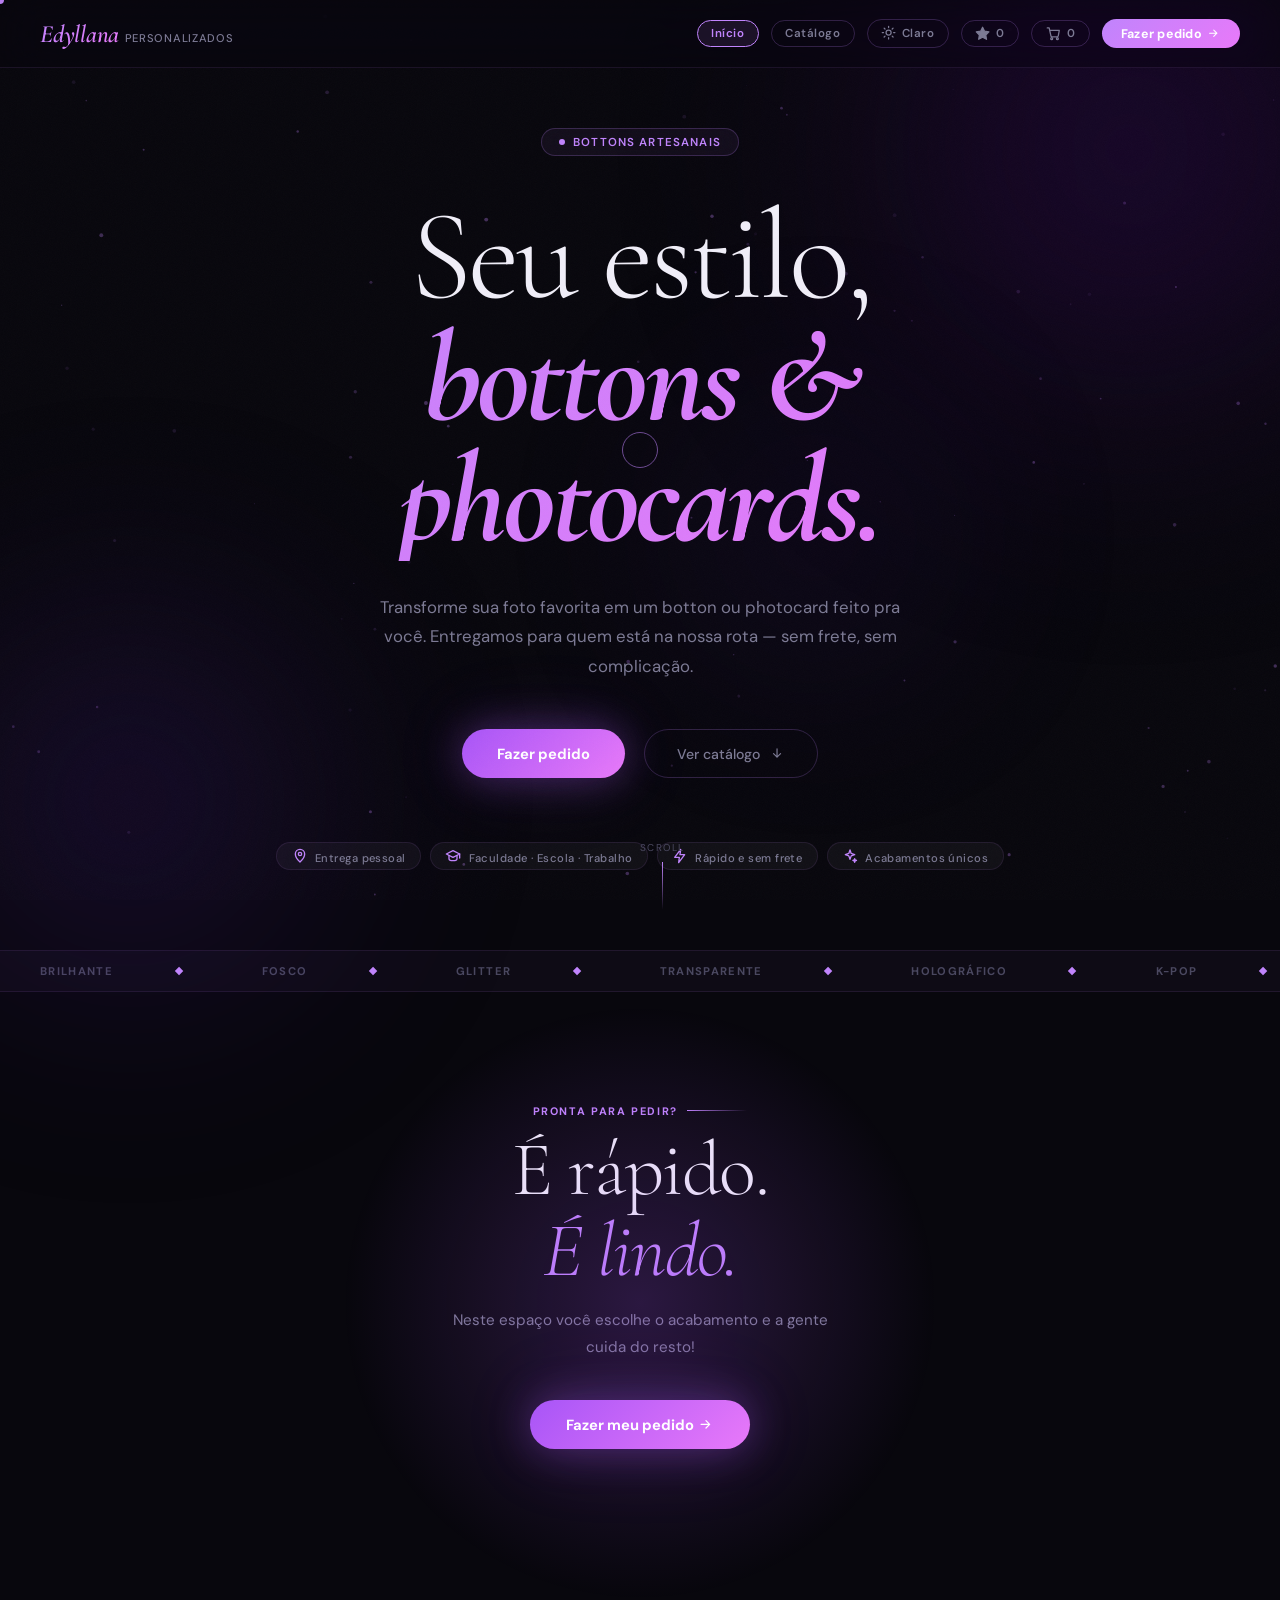
<file: index.html>
<!DOCTYPE html>
<html lang="pt-BR" data-theme="dark">
<head>
<meta charset="UTF-8"/>
<meta name="viewport" content="width=device-width, initial-scale=1.0"/>
<title>Edyllana Personalizados — Bottons artesanais e photocards</title>
<meta name="description" content="Bottons artesanais personalizados e photocards em acabamentos laminado ou plastificado. Entrega pessoal, sem frete, com tabela de preços organizada."/>
<meta name="theme-color" content="#c084fc"/>
<meta property="og:title" content="Edyllana Personalizados"/>
<meta property="og:description" content="Transforme sua foto favorita em bottons e photocards personalizados, com entrega pessoal e sem frete."/>
<meta property="og:type" content="website"/>
<link rel="preconnect" href="https://fonts.googleapis.com"/>
<link href="https://fonts.googleapis.com/css2?family=Cormorant+Garamond:ital,wght@0,300;0,400;0,600;0,700;1,300;1,400;1,600&family=DM+Sans:ital,opsz,wght@0,9..40,200;0,9..40,400;0,9..40,500;0,9..40,700;1,9..40,300&display=swap" rel="stylesheet"/>
<link rel="stylesheet" href="css/styles.css"/>
<link rel="icon" href="data:,"/>
</head>
<body>

<!-- Cursor -->
<div id="cursor-dot"></div>
<div id="cursor-ring"></div>

<!-- Canvas -->
<canvas id="particles-canvas"></canvas>

<!-- Ambient -->
<div class="amb amb-a"></div>
<div class="amb amb-b"></div>
<div class="amb amb-c"></div>

<!-- ══════════ NAV ══════════ -->
<nav>
  <div class="brand" data-magnetic>
    <em>Edyllana</em>
    <sub>Personalizados</sub>
  </div>
  <div class="nav-right">
    <a class="theme-btn" href="index.html">Início</a>
    <a class="theme-btn" href="catalogo.html">Catálogo</a>
    <button class="theme-btn" onclick="toggleTheme()">
      <span id="t-ico"></span><span id="t-lbl">Claro</span>
    </button>
    <a class="theme-btn" href="catalogo.html#favorites-section" aria-label="Ver favoritos">
      <i data-ico="star"></i><span id="nav-fav-count">0</span>
    </a>
    <a class="theme-btn" href="pedido.html" aria-label="Abrir carrinho">
      <i data-ico="cart"></i><span id="nav-cart-count">0</span>
    </a>
    <a class="nav-cta" data-magnetic href="pedido.html">Fazer pedido <i data-ico="arrow-right"></i></a>
  </div>
</nav>

<!-- ══════════ HOME ══════════ -->
<div id="page-home">

  <!-- HERO -->
  <section class="hero">
    <div class="hero-eyebrow"><span class="hero-eyebrow-dot"></span>Bottons artesanais</div>
    <h1>
      Seu estilo,<br/>
      <strong>bottons & photocards.</strong>
    </h1>
    <p>Transforme sua foto favorita em um botton ou photocard feito pra você. Entregamos para quem está na nossa rota — sem frete, sem complicação.</p>
    <div class="hero-cta-group">
      <a class="btn-primary" data-magnetic href="pedido.html">
        Fazer pedido
      </a>
      <a class="btn-ghost" href="catalogo.html">Ver catálogo <i data-ico="arrow-down"></i></a>
    </div>
    <div class="hero-chips">
      <span class="hero-chip"><i data-ico="pin"></i>Entrega pessoal</span>
      <span class="hero-chip"><i data-ico="cap"></i>Faculdade · Escola · Trabalho</span>
      <span class="hero-chip"><i data-ico="bolt"></i>Rápido e sem frete</span>
      <span class="hero-chip"><i data-ico="sparkle"></i>Acabamentos únicos</span>
    </div>
    <div class="scroll-indicator">
      <span class="scroll-txt">Scroll</span>
      <div class="scroll-line"></div>
    </div>
  </section>

  <!-- MARQUEE -->
  <div class="marquee-wrap">
    <div class="marquee-track" id="mq1"></div>
  </div>

  <!-- FINAL CTA -->
  <div class="final-cta reveal">
    <div class="final-cta-glow"></div>
    <div class="sec-eyebrow" style="justify-content:center">Pronta para pedir?</div>
    <div class="sec-title" style="font-size:clamp(2.5rem,6vw,5rem);margin-bottom:1rem">
      É rápido.<br/><em>É lindo.</em>
    </div>
    <p style="color:var(--muted);margin-bottom:2.5rem;font-size:.95rem;line-height:1.75;max-width:400px;margin-left:auto;margin-right:auto">
      Neste espaço você escolhe o acabamento e a gente cuida do resto!
    </p>
    <a class="btn-primary" data-magnetic href="pedido.html">
      Fazer meu pedido <i data-ico="arrow-right"></i>
    </a>
  </div>

</div><!-- /page-home -->

<div class="toast" id="toast"></div>

<!-- ══════════════════════════════════════════
   JAVASCRIPT — TUDO ORIGINAL + EFEITOS
══════════════════════════════════════════ -->
<script src="js/script.js"></script>
</body>
</html>
</file>
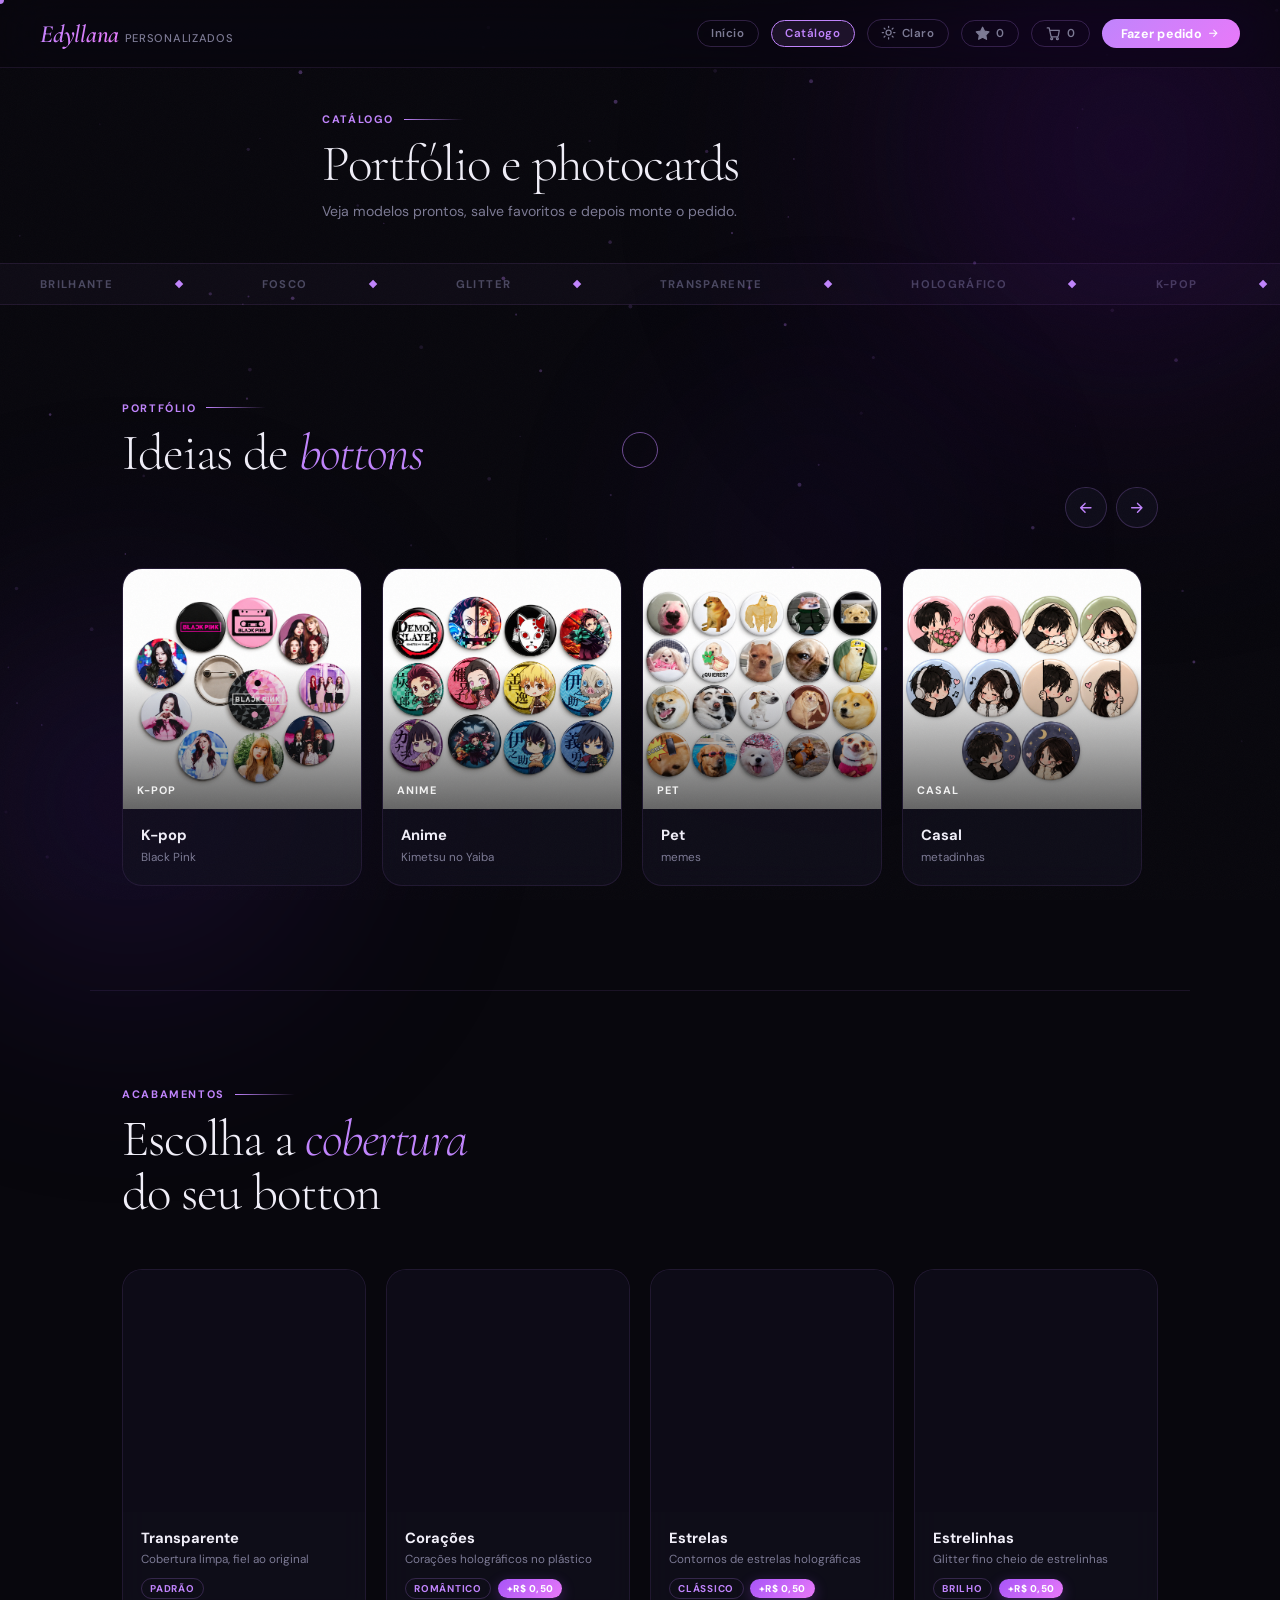
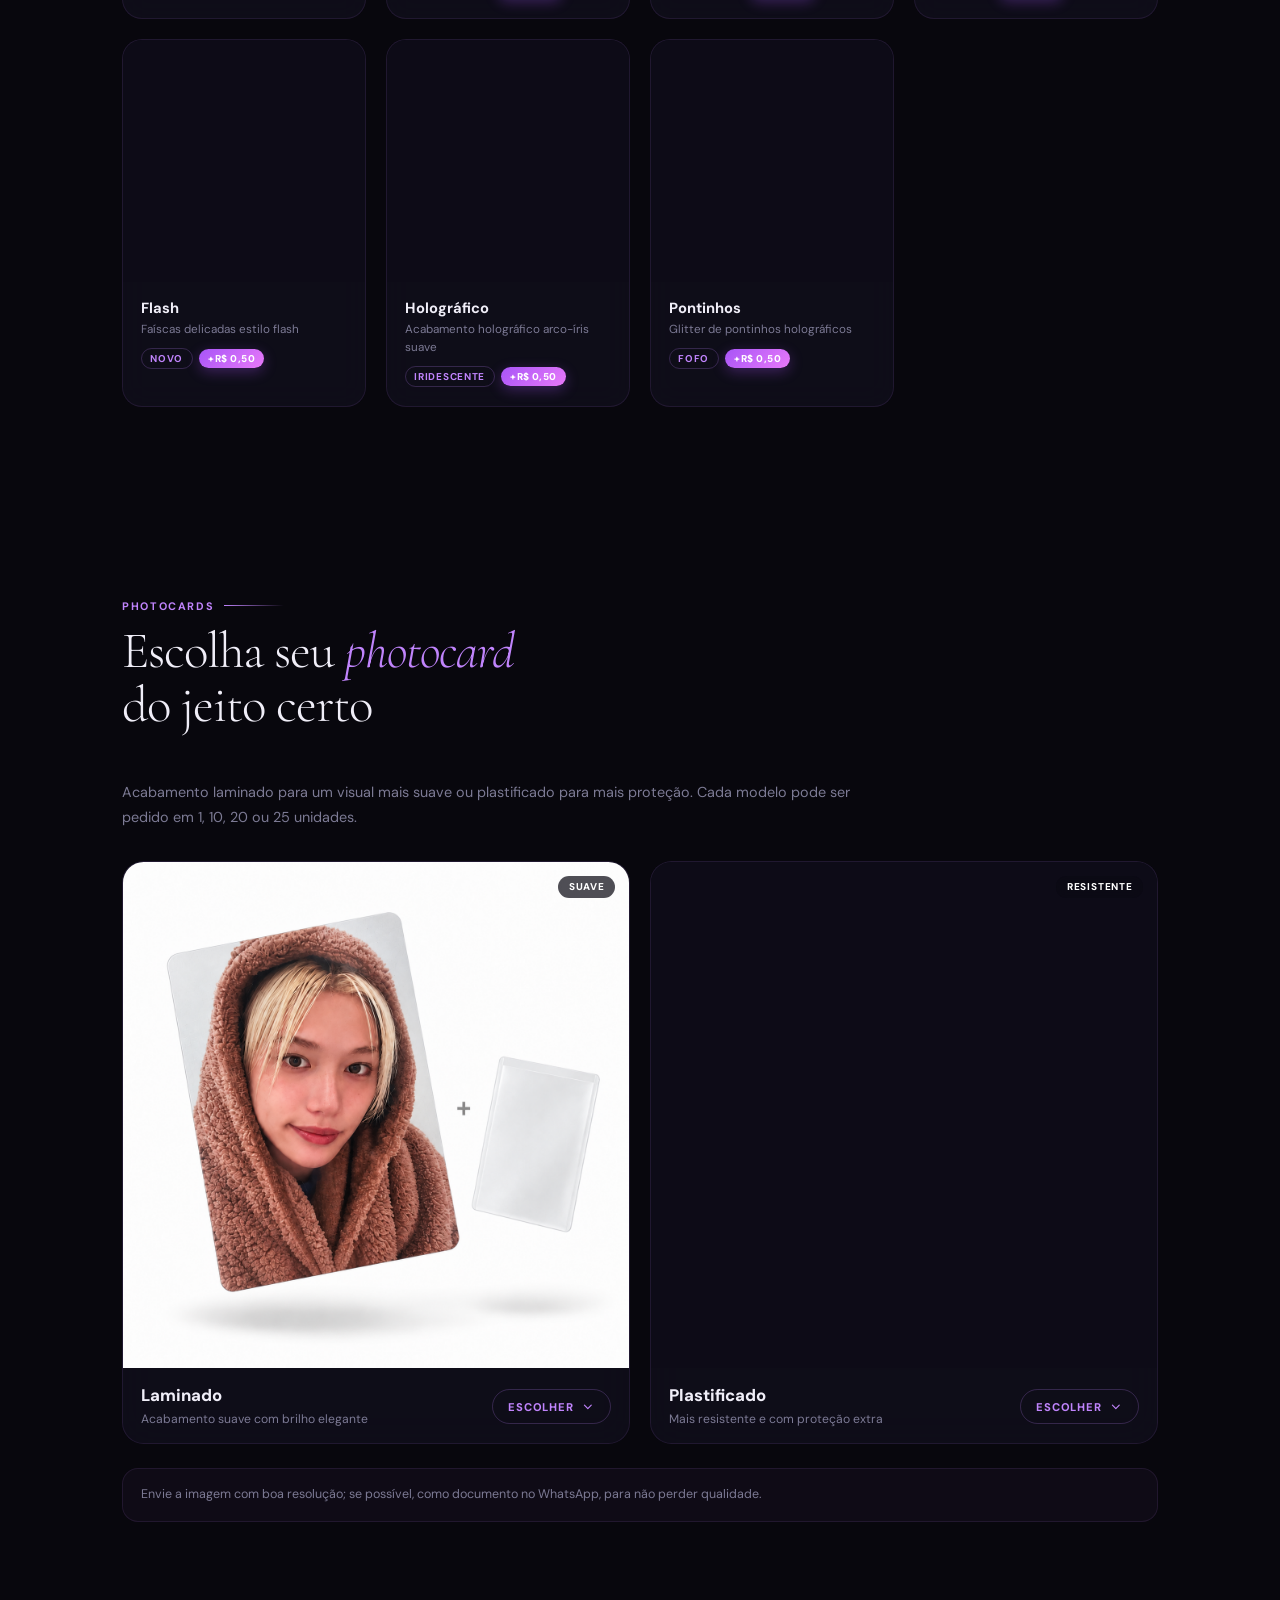
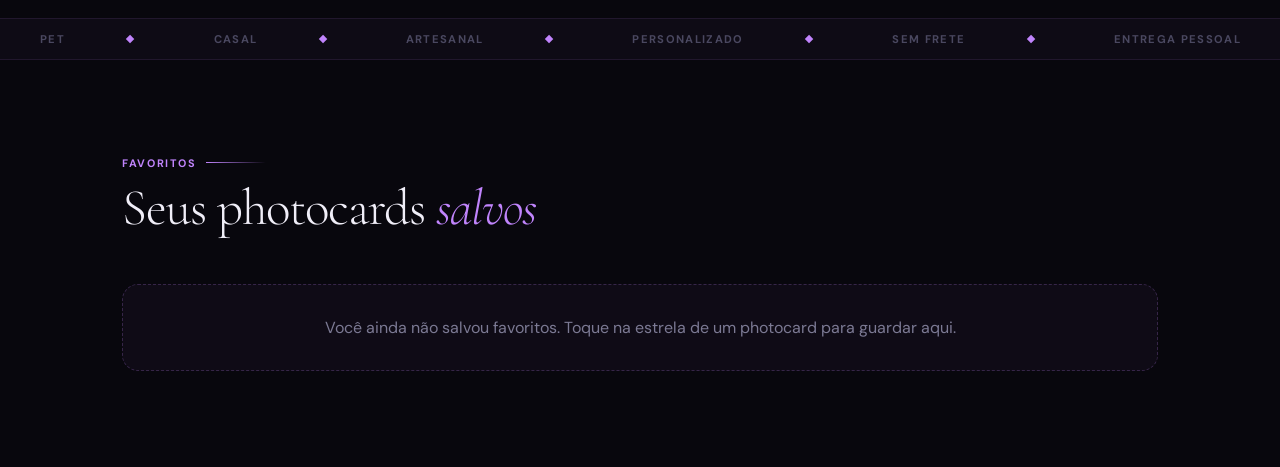
<file: catalogo.html>
<!DOCTYPE html>
<html lang="pt-BR" data-theme="dark">
<head>
<meta charset="UTF-8"/>
<meta name="viewport" content="width=device-width, initial-scale=1.0"/>
<title>Edyllana Personalizados — Bottons artesanais e photocards</title>
<meta name="description" content="Bottons artesanais personalizados e photocards em acabamentos laminado ou plastificado. Entrega pessoal, sem frete, com tabela de preços organizada."/>
<meta name="theme-color" content="#c084fc"/>
<meta property="og:title" content="Edyllana Personalizados"/>
<meta property="og:description" content="Transforme sua foto favorita em bottons e photocards personalizados, com entrega pessoal e sem frete."/>
<meta property="og:type" content="website"/>
<link rel="preconnect" href="https://fonts.googleapis.com"/>
<link href="https://fonts.googleapis.com/css2?family=Cormorant+Garamond:ital,wght@0,300;0,400;0,600;0,700;1,300;1,400;1,600&family=DM+Sans:ital,opsz,wght@0,9..40,200;0,9..40,400;0,9..40,500;0,9..40,700;1,9..40,300&display=swap" rel="stylesheet"/>
<link rel="stylesheet" href="css/styles.css"/>
<link rel="icon" href="data:,"/>
</head>
<body>

<!-- Cursor -->
<div id="cursor-dot"></div>
<div id="cursor-ring"></div>

<!-- Canvas -->
<canvas id="particles-canvas"></canvas>

<!-- Ambient -->
<div class="amb amb-a"></div>
<div class="amb amb-b"></div>
<div class="amb amb-c"></div>

<!-- ══════════ NAV ══════════ -->
<nav>
  <div class="brand" data-magnetic>
    <em>Edyllana</em>
    <sub>Personalizados</sub>
  </div>
  <div class="nav-right">
    <a class="theme-btn" href="index.html">Início</a>
    <a class="theme-btn" href="catalogo.html">Catálogo</a>
    <button class="theme-btn" onclick="toggleTheme()">
      <span id="t-ico"></span><span id="t-lbl">Claro</span>
    </button>
    <a class="theme-btn" href="catalogo.html#favorites-section" aria-label="Ver favoritos">
      <i data-ico="star"></i><span id="nav-fav-count">0</span>
    </a>
    <a class="theme-btn" href="pedido.html" aria-label="Abrir carrinho">
      <i data-ico="cart"></i><span id="nav-cart-count">0</span>
    </a>
    <a class="nav-cta" data-magnetic href="pedido.html">Fazer pedido <i data-ico="arrow-right"></i></a>
  </div>
</nav>

<!-- ══════════ HOME ══════════ -->
<div id="page-home"><div class="order-wrap" style="padding-top:7rem;padding-bottom:0"><div class="order-headline"><div class="sec-eyebrow">Catálogo</div><div class="sec-title">Portfólio e photocards</div><p>Veja modelos prontos, salve favoritos e depois monte o pedido.</p></div></div>

  

  <!-- MARQUEE -->
  <div class="marquee-wrap">
    <div class="marquee-track" id="mq1"></div>
  </div>

  <!-- PORTFOLIO CAROUSEL -->
  <div class="section carousel-section reveal">
    <div class="carousel-header">
      <div>
        <div class="sec-eyebrow">Portfólio</div>
        <div class="sec-title">Ideias de <em>bottons</em></div>
      </div>
      <div class="carousel-arrows">
        <button class="car-arrow" onclick="scrollCar(-1)" aria-label="Anterior"><i data-ico="arrow-left"></i></button>
        <button class="car-arrow" onclick="scrollCar(1)" aria-label="Próximo"><i data-ico="arrow-right"></i></button>
      </div>
    </div>
    <div class="carousel" id="carousel"></div>
  </div>

  <hr class="divider"/>

  <!-- COVERS -->
  <div class="section reveal">
    <div class="sec-eyebrow">Acabamentos</div>
    <div class="sec-title">Escolha a <em>cobertura</em><br/>do seu botton</div>
    <div class="covers-grid" id="covers-grid"></div>
  </div>

  <!-- PHOTOCARDS -->
  <div class="section reveal" id="photocards">
    <div class="sec-eyebrow">Photocards</div>
    <div class="sec-title">Escolha seu <em>photocard</em><br/>do jeito certo</div>
    <p style="color:var(--muted);font-size:.9rem;line-height:1.7;max-width:760px;margin-bottom:2rem">
      Acabamento laminado para um visual mais suave ou plastificado para mais proteção. Cada modelo pode ser pedido em 1, 10, 20 ou 25 unidades.
    </p>
    <div class="photo-grid" id="photo-grid"></div>
    <div class="photo-tip">
      Envie a imagem com boa resolução; se possível, como documento no WhatsApp, para não perder qualidade.
    </div>
  </div>

  <!-- MARQUEE 2 -->
  <div class="marquee-wrap" style="margin-top:0">
    <div class="marquee-track" id="mq2"></div>
  </div>

  <!-- FAVORITOS -->
  <div class="section reveal" id="favorites-section">
    <div class="sec-eyebrow">Favoritos</div>
    <div class="sec-title">Seus photocards <em>salvos</em></div>
    <div class="photo-grid" id="favorites-grid"></div>
  </div>

  </div><!-- /page-home -->

<div class="toast" id="toast"></div>

<!-- ══════════════════════════════════════════
   JAVASCRIPT — TUDO ORIGINAL + EFEITOS
══════════════════════════════════════════ -->
<script src="js/script.js"></script>
</body>
</html>
</file>
<file: css/styles.css>
/* ═══════════════════════════════════════════
   DESIGN TOKENS
═══════════════════════════════════════════ */
:root {
  --bg:        #08070d;
  --bg2:       #0d0b17;
  --surface:   #12101e;
  --s2:        #1a1730;
  --accent:    #c084fc;
  --accent2:   #a855f7;
  --accent3:   #e879f9;
  --deep:      #2e1065;
  --deep2:     #4c1d95;
  --text:      #f0eef8;
  --muted:     #7c7a94;
  --muted2:    #4a4860;
  --border:    rgba(192,132,252,.1);
  --border2:   rgba(192,132,252,.22);
  --glow:      rgba(192,132,252,.18);
  --glow2:     rgba(232,121,249,.12);
  --card:      rgba(18,16,30,.7);
  --r:         1.5rem;
  --font:      'DM Sans', sans-serif;
  --display:   'Cormorant Garamond', serif;
}
[data-theme="light"] {
  --bg:        #faf8ff;
  --bg2:       #f3eeff;
  --surface:   #ffffff;
  --s2:        #ede9fb;
  --accent:    #9333ea;
  --accent2:   #7c3aed;
  --accent3:   #c026d3;
  --deep:      #f3e8ff;
  --deep2:     #e9d5ff;
  --text:      #0a0812;
  --muted:     #6b6882;
  --muted2:    #aba8c4;
  --border:    rgba(147,51,234,.14);
  --border2:   rgba(147,51,234,.28);
  --glow:      rgba(147,51,234,.1);
  --glow2:     rgba(192,0,211,.08);
  --card:      rgba(255,255,255,.75);
}

/* ═══════════════════════════════════════════
   RESET + BASE
═══════════════════════════════════════════ */
*, *::before, *::after { box-sizing:border-box; margin:0; padding:0; }
html { scroll-behavior:smooth; }
body {
  font-family: var(--font);
  background: var(--bg);
  color: var(--text);
  min-height: 100vh;
  overflow-x: hidden;
  cursor: none;
  transition: background .5s, color .4s;
}
::selection { background: rgba(192,132,252,.3); color: #fff; }
a { color: inherit; text-decoration: none; }

/* ═══════════════════════════════════════════
   CUSTOM CURSOR
═══════════════════════════════════════════ */
#cursor-dot {
  position: fixed;
  width: 8px; height: 8px;
  background: var(--accent);
  border-radius: 50%;
  pointer-events: none;
  z-index: 9999;
  transform: translate(-50%,-50%);
  transition: opacity .3s;
  mix-blend-mode: difference;
}
#cursor-ring {
  position: fixed;
  width: 36px; height: 36px;
  border: 1.5px solid rgba(192,132,252,.55);
  border-radius: 50%;
  pointer-events: none;
  z-index: 9998;
  transform: translate(-50%,-50%);
  transition: width .35s cubic-bezier(.25,.46,.45,.94),
              height .35s cubic-bezier(.25,.46,.45,.94),
              border-color .3s,
              background .3s,
              opacity .3s;
}
#cursor-ring.hovering {
  width: 56px; height: 56px;
  border-color: var(--accent);
  background: var(--glow);
}
[data-theme="light"] #cursor-dot {
  background: var(--accent);
  mix-blend-mode: normal;
}
[data-theme="light"] #cursor-ring {
  border-color: rgba(147,51,234,.45);
}
[data-theme="light"] #cursor-ring.hovering {
  border-color: var(--accent);
  background: var(--glow);
}

/* ═══════════════════════════════════════════
   CANVAS PARTICLES
═══════════════════════════════════════════ */
#particles-canvas {
  position: fixed;
  inset: 0;
  z-index: 0;
  pointer-events: none;
  opacity: .55;
}

/* ═══════════════════════════════════════════
   NOISE OVERLAY
═══════════════════════════════════════════ */
body::after {
  content: '';
  position: fixed;
  inset: 0;
  background-image: url("data:image/svg+xml,%3Csvg viewBox='0 0 256 256' xmlns='http://www.w3.org/2000/svg'%3E%3Cfilter id='n'%3E%3CfeTurbulence type='fractalNoise' baseFrequency='.9' numOctaves='4' stitchTiles='stitch'/%3E%3C/filter%3E%3Crect width='100%25' height='100%25' filter='url(%23n)' opacity='1'/%3E%3C/svg%3E");
  background-size: 200px 200px;
  opacity: .025;
  pointer-events: none;
  z-index: 1;
  animation: noiseAnim 8s steps(2) infinite;
}
@keyframes noiseAnim { 0%{background-position:0 0} 25%{background-position:50% 20%} 50%{background-position:30% 60%} 75%{background-position:80% 10%} 100%{background-position:0 0} }

/* ═══════════════════════════════════════════
   RADIAL AMBIENT GLOWS
═══════════════════════════════════════════ */
.amb {
  position: fixed; border-radius: 50%;
  pointer-events: none; z-index: 0;
  filter: blur(120px);
  will-change: transform;
}
.amb-a { width:700px; height:700px; background:radial-gradient(ellipse,#3b0764 0%,transparent 70%); top:-200px; right:-200px; opacity:.5; animation: floatA 18s ease-in-out infinite; }
.amb-b { width:500px; height:500px; background:radial-gradient(ellipse,#4c1d95 0%,transparent 70%); bottom:-150px; left:-120px; opacity:.38; animation: floatB 22s ease-in-out infinite; }
.amb-c { width:350px; height:350px; background:radial-gradient(ellipse,#6d28d9 0%,transparent 70%); top:40%; left:50%; opacity:.18; animation: floatC 14s ease-in-out infinite; }
@keyframes floatA { 0%,100%{transform:translate(0,0) scale(1)} 33%{transform:translate(-60px,40px) scale(1.08)} 66%{transform:translate(40px,-30px) scale(.95)} }
@keyframes floatB { 0%,100%{transform:translate(0,0)} 50%{transform:translate(50px,-60px) scale(1.12)} }
@keyframes floatC { 0%,100%{transform:translate(-50%,-50%) scale(1)} 50%{transform:translate(-50%,-50%) scale(1.4)} }

/* ═══════════════════════════════════════════
   NAVIGATION
═══════════════════════════════════════════ */
nav {
  position: fixed; top: 0; left: 0; right: 0;
  z-index: 500;
  padding: 0 2.5rem;
  height: 68px;
  display: flex; align-items: center; justify-content: space-between;
  background: rgba(8,7,13,.55);
  backdrop-filter: blur(28px) saturate(1.8);
  -webkit-backdrop-filter: blur(28px) saturate(1.8);
  border-bottom: 1px solid var(--border);
  transition: background .5s, border-color .4s;
}
[data-theme="light"] nav { background: rgba(250,248,255,.72); }

.brand {
  font-family: var(--display);
  font-size: 1.55rem;
  font-weight: 600;
  letter-spacing: -.01em;
  color: var(--text);
  display: flex; align-items: baseline; gap: .5rem;
}
.brand em {
  font-style: italic;
  background: linear-gradient(135deg, var(--accent), var(--accent3));
  -webkit-background-clip: text; -webkit-text-fill-color: transparent;
  background-clip: text;
}
.brand sub {
  font-family: var(--font);
  font-size: .7rem;
  font-weight: 500;
  color: var(--muted);
  vertical-align: baseline;
  letter-spacing: .06em;
  text-transform: uppercase;
}

.nav-right { display: flex; align-items: center; gap: .75rem; }

.theme-btn {
  background: transparent;
  border: 1px solid var(--border2);
  border-radius: 9999px;
  padding: .32rem .85rem;
  font-size: .72rem;
  font-weight: 600;
  font-family: var(--font);
  color: var(--muted);
  cursor: none;
  display: flex; align-items: center; gap: .35rem;
  letter-spacing: .04em;
  transition: all .25s;
}
.theme-btn:hover { border-color: var(--accent); color: var(--accent); }

.nav-cta {
  position: relative;
  background: linear-gradient(135deg, var(--accent), var(--accent3));
  color: #fff;
  border: none;
  border-radius: 9999px;
  padding: .4rem 1.2rem;
  font-size: .78rem;
  font-weight: 700;
  font-family: var(--font);
  cursor: none;
  letter-spacing: .02em;
  overflow: hidden;
  transition: transform .2s, filter .2s;
}
.nav-cta::before {
  content: '';
  position: absolute; inset: 0;
  background: rgba(255,255,255,.15);
  transform: translateX(-110%) skewX(-20deg);
  transition: transform .5s cubic-bezier(.25,.46,.45,.94);
}
.nav-cta:hover::before { transform: translateX(110%) skewX(-20deg); }
.nav-cta:hover { transform: translateY(-1px); filter: brightness(1.12); }

/* ═══════════════════════════════════════════
   HERO
═══════════════════════════════════════════ */
.hero {
  min-height: 100vh;
  display: flex; flex-direction: column;
  align-items: center; justify-content: center;
  text-align: center;
  padding: 8rem 1.5rem 5rem;
  position: relative;
  overflow: hidden;
}

.hero-eyebrow {
  display: inline-flex; align-items: center; gap: .5rem;
  border: 1px solid var(--border2);
  border-radius: 9999px;
  padding: .35rem 1.1rem;
  font-size: .72rem;
  font-weight: 600;
  letter-spacing: .1em;
  text-transform: uppercase;
  color: var(--accent);
  background: rgba(192,132,252,.06);
  backdrop-filter: blur(12px);
  margin-bottom: 2.5rem;
  opacity: 0;
  animation: heroIn .9s .2s cubic-bezier(.22,1,.36,1) forwards;
}
.hero-eyebrow-dot {
  width: 6px; height: 6px;
  background: var(--accent);
  border-radius: 50%;
  animation: pulse 2s ease-in-out infinite;
}
@keyframes pulse { 0%,100%{opacity:1;transform:scale(1)} 50%{opacity:.4;transform:scale(.7)} }

.hero h1 {
  font-family: var(--display);
  font-size: clamp(3.8rem, 10vw, 8rem);
  font-weight: 300;
  line-height: .95;
  letter-spacing: -.03em;
  max-width: 900px;
  margin-bottom: 2rem;
  opacity: 0;
  animation: heroIn .9s .38s cubic-bezier(.22,1,.36,1) forwards;
}
.hero h1 strong {
  font-weight: 700;
  font-style: italic;
  background: linear-gradient(135deg, var(--accent) 0%, var(--accent3) 50%, #f0abfc 100%);
  -webkit-background-clip: text; -webkit-text-fill-color: transparent;
  background-clip: text;
  display: block;
  animation: shimmer 6s linear infinite;
  background-size: 200% auto;
}
@keyframes shimmer { 0%{background-position:0% 50%} 100%{background-position:200% 50%} }

.hero p {
  color: var(--muted);
  font-size: clamp(.9rem, 2vw, 1.05rem);
  line-height: 1.75;
  max-width: 520px;
  margin: 0 auto 3rem;
  opacity: 0;
  animation: heroIn .9s .52s cubic-bezier(.22,1,.36,1) forwards;
}

.hero-cta-group {
  display: flex; align-items: center; gap: 1.2rem; flex-wrap: wrap; justify-content: center;
  opacity: 0;
  animation: heroIn .9s .66s cubic-bezier(.22,1,.36,1) forwards;
}

.btn-primary {
  position: relative;
  display: inline-flex; align-items: center; gap: .6rem;
  padding: .9rem 2.2rem;
  background: linear-gradient(135deg, var(--accent2), var(--accent3));
  color: #fff;
  border: none;
  border-radius: 9999px;
  font-family: var(--font);
  font-size: .92rem;
  font-weight: 700;
  cursor: none;
  overflow: hidden;
  box-shadow: 0 0 40px rgba(168,85,247,.35), 0 0 80px rgba(168,85,247,.15);
  transition: transform .2s cubic-bezier(.25,.46,.45,.94), box-shadow .3s;
}
.btn-primary::before {
  content: '';
  position: absolute; inset: 0;
  background: linear-gradient(135deg, transparent 0%, rgba(255,255,255,.18) 50%, transparent 100%);
  transform: translateX(-100%);
  transition: transform .6s cubic-bezier(.25,.46,.45,.94);
}
.btn-primary:hover::before { transform: translateX(100%); }
.btn-primary:hover { transform: translateY(-3px); box-shadow: 0 0 60px rgba(168,85,247,.5), 0 0 120px rgba(168,85,247,.2); }

.btn-ghost {
  display: inline-flex; align-items: center; gap: .5rem;
  padding: .9rem 2rem;
  background: transparent;
  border: 1px solid var(--border2);
  border-radius: 9999px;
  color: var(--muted);
  font-family: var(--font);
  font-size: .88rem;
  font-weight: 500;
  cursor: none;
  transition: all .25s;
}
.btn-ghost:hover { border-color: var(--accent); color: var(--accent); background: rgba(192,132,252,.05); }

.hero-chips {
  display: flex; flex-wrap: wrap; justify-content: center; gap: .55rem;
  margin-top: 4rem;
  opacity: 0;
  animation: heroIn .9s .8s cubic-bezier(.22,1,.36,1) forwards;
}
.hero-chip {
  background: rgba(255,255,255,.04);
  border: 1px solid var(--border);
  border-radius: 9999px;
  padding: .3rem .9rem;
  font-size: .7rem;
  font-weight: 500;
  color: var(--muted);
  letter-spacing: .04em;
  backdrop-filter: blur(8px);
  transition: all .25s;
}
.hero-chip:hover { border-color: var(--accent); color: var(--accent); transform: translateY(-1px); }

/* Scroll indicator */
.scroll-indicator {
  position: absolute;
  bottom: 2.5rem; left: 50%;
  transform: translateX(-50%);
  display: flex; flex-direction: column; align-items: center; gap: .5rem;
  opacity: 0;
  animation: heroIn .9s 1.2s cubic-bezier(.22,1,.36,1) forwards;
}
.scroll-line {
  width: 1px; height: 48px;
  background: linear-gradient(to bottom, var(--accent), transparent);
  animation: scrollDrop 2s ease-in-out infinite;
}
@keyframes scrollDrop { 0%,100%{transform:scaleY(1);opacity:1} 50%{transform:scaleY(.4);opacity:.3} }
.scroll-txt { font-size: .62rem; letter-spacing: .15em; text-transform: uppercase; color: var(--muted2); }

@keyframes heroIn {
  from { opacity: 0; transform: translateY(30px); }
  to   { opacity: 1; transform: translateY(0); }
}

/* ═══════════════════════════════════════════
   SECTION BASE
═══════════════════════════════════════════ */
.section {
  max-width: 1100px;
  margin: 0 auto;
  padding: 6rem 2rem;
}
.sec-eyebrow {
  font-size: .68rem;
  font-weight: 700;
  letter-spacing: .15em;
  text-transform: uppercase;
  color: var(--accent);
  margin-bottom: .75rem;
  display: flex; align-items: center; gap: .6rem;
}
.sec-eyebrow::after {
  content: '';
  flex: 1; max-width: 60px;
  height: 1px;
  background: linear-gradient(to right, var(--accent), transparent);
}
.sec-title {
  font-family: var(--display);
  font-size: clamp(2rem, 4vw, 3.2rem);
  font-weight: 300;
  line-height: 1.05;
  letter-spacing: -.02em;
  margin-bottom: 3rem;
}
.sec-title em { font-style: italic; color: var(--accent); }

/* Reveal animation */
.reveal {
  opacity: 0;
  transform: translateY(48px);
  transition: opacity .8s cubic-bezier(.22,1,.36,1), transform .8s cubic-bezier(.22,1,.36,1);
}
.reveal.in { opacity: 1; transform: translateY(0); }
.reveal.delay-1 { transition-delay: .1s; }
.reveal.delay-2 { transition-delay: .2s; }
.reveal.delay-3 { transition-delay: .3s; }
.reveal.delay-4 { transition-delay: .4s; }
.reveal.delay-5 { transition-delay: .5s; }

/* ═══════════════════════════════════════════
   HORIZONTAL MARQUEE (faixa de texto)
═══════════════════════════════════════════ */
.marquee-wrap {
  overflow: hidden;
  border-top: 1px solid var(--border);
  border-bottom: 1px solid var(--border);
  padding: .8rem 0;
  margin: 0;
  background: rgba(192,132,252,.03);
}
.marquee-track {
  display: flex; gap: 0;
  width: max-content;
  animation: marqueeLTR 28s linear infinite;
}
.marquee-wrap:nth-child(even) .marquee-track { animation-direction: reverse; }
@keyframes marqueeLTR { from{transform:translateX(0)} to{transform:translateX(-50%)} }
.marquee-item {
  padding: 0 2.5rem;
  font-size: .7rem;
  font-weight: 700;
  letter-spacing: .12em;
  text-transform: uppercase;
  color: var(--muted2);
  white-space: nowrap;
  display: flex; align-items: center; gap: 2.5rem;
}
.marquee-item::after { content: ''; display: inline-block; width: .38rem; height: .38rem; background: var(--accent); transform: rotate(45deg); margin-left: 1.4rem; vertical-align: middle; }

/* ═══════════════════════════════════════════
   PORTFOLIO / CAROUSEL
═══════════════════════════════════════════ */
.carousel-section { position: relative; overflow: hidden; }
.carousel-header { display: flex; align-items: flex-end; justify-content: space-between; margin-bottom: 2.5rem; flex-wrap: wrap; gap: 1rem; }
.carousel-arrows { display: flex; gap: .6rem; }
.car-arrow {
  width: 2.6rem; height: 2.6rem;
  border-radius: 50%;
  background: var(--card);
  border: 1px solid var(--border2);
  color: var(--accent);
  cursor: none;
  font-size: .95rem;
  display: flex; align-items: center; justify-content: center;
  backdrop-filter: blur(10px);
  transition: all .22s;
}
.car-arrow:hover { background: var(--accent); color: #fff; border-color: var(--accent); transform: scale(1.08); }

.carousel {
  display: flex; gap: 1.25rem;
  overflow-x: auto; scroll-snap-type: x mandatory;
  scrollbar-width: none; padding-bottom: .5rem;
  -webkit-overflow-scrolling: touch;
}
.carousel::-webkit-scrollbar { display: none; }

.car-card {
  flex: 0 0 240px; scroll-snap-align: start;
  border-radius: 1.25rem;
  overflow: hidden;
  background: var(--card);
  border: 1px solid var(--border);
  backdrop-filter: blur(14px);
  transition: transform .35s cubic-bezier(.25,.46,.45,.94), border-color .25s, box-shadow .35s;
  cursor: none;
}
.car-card:hover {
  transform: translateY(-8px) scale(1.02);
  border-color: var(--accent);
  box-shadow: 0 20px 60px rgba(0,0,0,.4), 0 0 40px rgba(192,132,252,.15);
}

.car-ph {
  width: 100%; height: 240px;
  display: flex; flex-direction: column; align-items: center; justify-content: center;
  gap: .5rem;
  position: relative; overflow: hidden;
  background: var(--bg2); /* Fundo padrão enquanto a imagem carrega */
}
.car-ph img {
  width: 100%; height: 100%; object-fit: cover;
  transition: transform 0.4s ease;
}
.car-card:hover .car-ph img {
  transform: scale(1.05);
}
.car-ph::after {
  content: '';
  position: absolute; inset: 0;
  background: linear-gradient(to bottom, transparent 40%, rgba(0,0,0,.6));
}
.car-ph-lbl {
  font-size: .68rem; font-weight: 700; letter-spacing: .08em;
  text-transform: uppercase; color: rgba(255,255,255,.9);
  position: absolute; bottom: .8rem; left: .9rem; z-index: 1;
}
.car-info { padding: 1rem 1.1rem 1.2rem; }
.car-info strong { font-size: .92rem; font-weight: 700; display: block; margin-bottom: .2rem; }
.car-info p { font-size: .73rem; color: var(--muted); line-height: 1.5; }

/* ═══════════════════════════════════════════
   COVERS GRID  
═══════════════════════════════════════════ */
.covers-grid {
  display: grid;
  grid-template-columns: repeat(auto-fill, minmax(220px, 1fr));
  gap: 1.25rem;
}
.cover-card {
  border-radius: 1.25rem;
  overflow: hidden;
  background: var(--card);
  border: 1px solid var(--border);
  backdrop-filter: blur(14px);
  transition: transform .35s cubic-bezier(.25,.46,.45,.94), border-color .25s, box-shadow .35s;
  cursor: none;
}
.cover-card:hover {
  transform: translateY(-6px);
  border-color: var(--border2);
  box-shadow: 0 16px 50px rgba(0,0,0,.35), 0 0 30px rgba(192,132,252,.12);
}

.cover-ph {
  width: 100%; aspect-ratio: 1 / 1; /* quadrado, sem cortar a imagem original */
  display: flex; flex-direction: column; align-items: center; justify-content: center;
  gap: .4rem;
  position: relative;
  background: var(--bg2); /* Fundo padrão enquanto a imagem carrega */
  overflow: hidden;
}
.cover-ph img {
  width: 100%; height: 100%; object-fit: cover;
  transition: transform 0.4s ease;
}
.cover-card:hover .cover-ph img {
  transform: scale(1.05);
}
.cover-body { padding: 1rem 1.1rem 1.2rem; }
.cover-name { font-size: .92rem; font-weight: 700; }
.cover-desc { font-size: .73rem; color: var(--muted); margin-top: .2rem; line-height: 1.5; }
.cover-badge {
  display: inline-block;
  margin-top: .6rem;
  font-size: .62rem; font-weight: 700; letter-spacing: .07em;
  text-transform: uppercase; color: var(--accent);
  border: 1px solid var(--border2);
  border-radius: 9999px; padding: .18rem .55rem;
}
.cover-tags {
  margin-top: .6rem;
  display: flex; flex-wrap: wrap; align-items: center; gap: .4rem;
}
.cover-tags .cover-badge { margin-top: 0; }
.cover-extra {
  display: inline-block;
  font-size: .62rem; font-weight: 800; letter-spacing: .05em;
  color: #fff;
  background: linear-gradient(135deg, var(--accent2), var(--accent3));
  border-radius: 9999px; padding: .18rem .55rem;
  box-shadow: 0 4px 14px rgba(168,85,247,.3);
}

/* ═══════════════════════════════════════════
   DIVIDER
═══════════════════════════════════════════ */
.divider {
  max-width: 1100px; margin: 0 auto;
  border: none; border-top: 1px solid var(--border);
}

/* ═══════════════════════════════════════════
   FINAL CTA SECTION
═══════════════════════════════════════════ */
.final-cta {
  padding: 7rem 2rem 10rem;
  text-align: center;
  position: relative;
  overflow: hidden;
}
.final-cta-glow {
  position: absolute; top: 50%; left: 50%;
  transform: translate(-50%,-50%);
  width: 600px; height: 600px;
  background: radial-gradient(ellipse, rgba(168,85,247,.22) 0%, transparent 70%);
  pointer-events: none;
  border-radius: 50%;
  animation: breathe 5s ease-in-out infinite;
}
@keyframes breathe { 0%,100%{transform:translate(-50%,-50%) scale(1)} 50%{transform:translate(-50%,-50%) scale(1.2)} }

/* ═══════════════════════════════════════════
   ORDER PAGE
═══════════════════════════════════════════ */
.order-wrap { max-width: 700px; margin: 0 auto; padding: 7rem 2rem 6rem; }

.back-btn {
  display: inline-flex; align-items: center; gap: .45rem;
  background: transparent;
  border: 1px solid var(--border2);
  border-radius: 9999px;
  padding: .38rem 1rem;
  font-size: .78rem; font-weight: 600;
  font-family: var(--font);
  color: var(--muted);
  cursor: none;
  margin-bottom: 2.5rem;
  transition: all .22s;
}
.back-btn:hover { border-color: var(--accent); color: var(--accent); }

.order-headline { margin-bottom: 2.5rem; }
.order-headline .sec-title { margin-bottom: .5rem; }
.order-headline p { color: var(--muted); font-size: .88rem; line-height: 1.65; }

/* Entrada em cascata ao abrir as páginas (mesma animação da home) */
.order-headline .sec-eyebrow,
.order-headline .sec-title,
.order-headline p,
.selection-mode-tabs,
.product-type-tabs {
  opacity: 0;
  animation: heroIn .9s cubic-bezier(.22,1,.36,1) forwards;
}
.order-headline .sec-eyebrow { animation-delay: .2s; }
.order-headline .sec-title    { animation-delay: .38s; }
.order-headline p             { animation-delay: .52s; }
.selection-mode-tabs          { animation-delay: .66s; }
.product-type-tabs            { animation-delay: .8s; }

/* Loading */
#cfg-loading {
  text-align: center; padding: 3rem;
  font-size: .85rem; color: var(--muted);
  display: flex; flex-direction: column; align-items: center; gap: 1rem;
}
.loader-ring {
  width: 40px; height: 40px;
  border: 2px solid var(--border2);
  border-top-color: var(--accent);
  border-radius: 50%;
  animation: spin .75s linear infinite;
}
@keyframes spin { to { transform: rotate(360deg); } }

/* Step block */
.step-block {
  background: var(--card);
  border: 1px solid var(--border);
  border-radius: 1.5rem;
  padding: 1.75rem;
  margin-bottom: 1.25rem;
  backdrop-filter: blur(20px);
  transition: border-color .3s, box-shadow .3s;
  position: relative;
  overflow: hidden;
}
.step-block::before {
  content: '';
  position: absolute; top: 0; left: 0; right: 0; height: 1px;
  background: linear-gradient(90deg, transparent, var(--accent), transparent);
  opacity: 0;
  transition: opacity .3s;
}
.step-block:focus-within { border-color: var(--border2); box-shadow: 0 0 0 1px var(--border2), 0 8px 40px rgba(0,0,0,.3); }
.step-block:focus-within::before { opacity: 1; }

.step-hd {
  display: flex; align-items: center; gap: .85rem;
  margin-bottom: 1.25rem;
}
.step-n {
  width: 2.1rem; height: 2.1rem;
  border-radius: 50%;
  border: 1.5px solid var(--accent);
  display: flex; align-items: center; justify-content: center;
  font-size: .72rem; font-weight: 900;
  color: var(--accent);
  background: rgba(192,132,252,.08);
  flex-shrink: 0;
  font-family: var(--font);
}
.step-ttl {
  font-size: .68rem; font-weight: 800;
  letter-spacing: .1em; text-transform: uppercase;
  color: var(--accent);
}

/* Image Preview Box for Selection */
.img-preview-box {
  width: 100%; height: 160px;
  border-radius: 1rem;
  background-size: cover;
  background-position: center;
  background-color: var(--bg2);
  margin-bottom: 1rem;
  border: 1px solid var(--border2);
  transition: background-image 0.3s ease;
}

/* Previews da cobertura e do modelo em formato quadrado (imagens originais 1:1, sem corte) */
#preview-cobertura,
#preview-modelo {
  height: auto;
  aspect-ratio: 1 / 1;
  max-width: 340px;
  margin-inline: auto;
}

/* Pills */
.pills { display: flex; flex-wrap: wrap; gap: .6rem; }
.pill {
  padding: .45rem 1.1rem;
  border-radius: 9999px;
  border: 1.5px solid var(--border2);
  background: transparent;
  font-size: .82rem; font-weight: 600;
  color: var(--muted);
  cursor: none;
  transition: all .2s;
  font-family: var(--font);
}
.pill:hover { border-color: var(--accent); color: var(--accent); background: rgba(192,132,252,.05); }
.pill.on {
  background: linear-gradient(135deg, var(--accent2), var(--accent3));
  border-color: transparent; color: #fff;
  box-shadow: 0 0 20px rgba(168,85,247,.4);
}
.pill.disabled { opacity: .3; cursor: not-allowed; pointer-events: none; text-decoration: line-through; }

/* Protetores opcionais do photocard */
.photo-protetor {
  margin-top: 1.5rem;
  padding-top: 1.5rem;
  border-top: 1px solid var(--border);
}
.protetor-intro {
  margin: -.55rem 0 1rem;
  color: var(--muted);
  font-size: .82rem;
  line-height: 1.55;
}
.protetor-none-row {
  display: flex;
  align-items: center;
  gap: .75rem;
  margin-bottom: 1rem;
}
.protetor-none-row span {
  color: var(--muted);
  font-size: .75rem;
}
.protetor-grid {
  display: grid;
  grid-template-columns: repeat(2, minmax(0, 1fr));
  gap: 1rem;
}
.protetor-card {
  overflow: hidden;
  border: 1px solid var(--border);
  border-radius: 1.2rem;
  background: rgba(255,255,255,.025);
  transition: transform .25s, border-color .25s, box-shadow .25s;
}
.protetor-card.is-selected {
  border-color: var(--accent);
  box-shadow: 0 0 0 1px var(--accent), 0 14px 34px rgba(168,85,247,.16);
  transform: translateY(-2px);
}
.protetor-media {
  width: 100%;
  aspect-ratio: 1 / 1;
  overflow: hidden;
  background: #f5f5f7;
}
.protetor-media img {
  display: block;
  width: 100%;
  height: 100%;
  object-fit: cover;
  transition: transform .35s cubic-bezier(.22,1,.36,1);
}
.protetor-card:hover .protetor-media img { transform: scale(1.025); }
.protetor-body { padding: 1rem; }
.protetor-badge {
  display: inline-block;
  margin-bottom: .55rem;
  padding: .2rem .55rem;
  border: 1px solid var(--border2);
  border-radius: 9999px;
  color: var(--accent);
  font-size: .58rem;
  font-weight: 800;
  letter-spacing: .08em;
  text-transform: uppercase;
}
.protetor-body h3 { font-size: .92rem; line-height: 1.3; }
.protetor-body p {
  min-height: 3.2em;
  margin: .35rem 0 .8rem;
  color: var(--muted);
  font-size: .72rem;
  line-height: 1.55;
}
.protetor-select {
  width: 100%;
  padding: .68rem .75rem;
  border: 1.5px solid var(--border2);
  border-radius: .85rem;
  background: rgba(192,132,252,.06);
  color: var(--accent);
  font-family: var(--font);
  font-size: .76rem;
  font-weight: 800;
  cursor: none;
  transition: all .2s;
}
.protetor-select:hover,
.protetor-select.on {
  border-color: transparent;
  background: linear-gradient(135deg, var(--accent2), var(--accent3));
  color: #fff;
  box-shadow: 0 0 20px rgba(168,85,247,.3);
}
.protetor-total-row { margin-top: 1rem; }

@media (max-width: 560px) {
  .protetor-grid { grid-template-columns: 1fr; }
  .protetor-body p { min-height: 0; }
}

/* Papel: caixinha "Recomendado" acima do botão + aviso do A4 */
.papel-opt {
  display: flex; flex-direction: column; align-items: center; gap: .4rem;
}
.papel-reco {
  font-size: .55rem; font-weight: 800;
  letter-spacing: .1em; text-transform: uppercase;
  background: linear-gradient(135deg, var(--accent2), var(--accent3));
  color: #fff;
  padding: .22rem .65rem;
  border-radius: 9999px;
  box-shadow: 0 4px 14px rgba(168,85,247,.35);
  white-space: nowrap;
}
.papel-reco.is-blank { visibility: hidden; }

.paper-warning {
  margin-top: 0;
  padding: 0 .9rem;
  max-height: 0;
  opacity: 0;
  overflow: hidden;
  transform: translateY(-6px);
  border: 1px solid rgba(251,191,36,.45);
  border-width: 0;
  border-radius: .85rem;
  background: rgba(251,191,36,.07);
  color: #fbbf24;
  font-size: .8rem; font-weight: 600; line-height: 1.55;
  transition: all .4s cubic-bezier(.22,1,.36,1);
}
.paper-warning.show {
  margin-top: .95rem;
  padding: .7rem .9rem;
  max-height: 160px;
  opacity: 1;
  transform: translateY(0);
  border-width: 1px;
}

/* Promo choice */
.promo-choice { display: flex; gap: 1rem; flex-wrap: wrap; margin-top: .85rem; }
.promo-opt {
  flex: 1; min-width: 150px;
  border: 1.5px solid var(--border2);
  border-radius: 1.1rem;
  padding: 1.1rem 1.2rem;
  cursor: none; text-align: left;
  background: transparent;
  font-family: var(--font);
  transition: all .25s;
}
.promo-opt:hover { border-color: var(--accent); background: rgba(192,132,252,.05); }
.promo-opt.on { border-color: var(--accent); background: rgba(192,132,252,.08); box-shadow: 0 0 20px rgba(192,132,252,.12); }
.promo-opt.disabled { opacity: .3; cursor: not-allowed; pointer-events: none; }
.promo-opt-ico { font-size: 1.5rem; margin-bottom: .4rem; }
.promo-opt-name { font-size: .87rem; font-weight: 800; color: var(--text); display: block; margin-bottom: .15rem; }
.promo-opt-desc { font-size: .72rem; color: var(--muted); }

#promo-notice {
  margin-top: .75rem; display: none;
  font-size: .73rem; color: var(--muted);
  padding: .55rem .85rem;
  background: rgba(192,132,252,.06);
  border: 1px solid var(--border2);
  border-radius: .7rem;
}

/* Input */
.lbl {
  font-size: .68rem; font-weight: 800;
  letter-spacing: .08em; text-transform: uppercase;
  color: var(--muted); margin-bottom: .5rem; display: block;
}
.inp {
  width: 100%;
  background: rgba(255,255,255,.04);
  border: 1.5px solid var(--border2);
  border-radius: 1rem;
  padding: .78rem 1.1rem;
  font-size: .92rem; color: var(--text);
  font-family: var(--font); outline: none;
  transition: border-color .22s, box-shadow .22s, background .22s;
}
.inp:focus { border-color: var(--accent); box-shadow: 0 0 0 3px var(--glow); background: rgba(192,132,252,.04); }
.inp-error { border-color: #f87171 !important; box-shadow: 0 0 0 3px rgba(248,113,113,.25) !important; }
[data-theme="dark"] .inp { color-scheme: dark; }
[data-theme="light"] .inp { color-scheme: light; }
[data-theme="light"] .inp { background: rgba(0,0,0,.03); }

/* Qty */
.qty-row { display: flex; align-items: center; gap: 1rem; }
.qty-btn {
  width: 2.4rem; height: 2.4rem;
  border-radius: 50%;
  border: 1.5px solid var(--border2);
  background: transparent;
  font-size: 1.1rem; color: var(--accent);
  cursor: none; display: flex; align-items: center; justify-content: center;
  transition: all .2s; font-family: var(--font);
}
.qty-btn:hover { background: var(--accent); color: #fff; border-color: transparent; box-shadow: 0 0 20px rgba(168,85,247,.4); }
.qty-n {
  font-family: var(--display);
  font-weight: 600; font-size: 1.8rem;
  min-width: 2rem; text-align: center;
  line-height: 1;
}
.btn-add-cart {
  width: 100%;
  margin-top: 1rem;
  padding: .85rem 1rem;
  border-radius: 1rem;
  border: 1.5px solid var(--border2);
  background: rgba(192,132,252,.06);
  color: var(--accent);
  font-family: var(--font);
  font-size: .86rem;
  font-weight: 800;
  cursor: none;
  transition: all .22s;
}
.btn-add-cart:hover {
  border-color: var(--accent);
  background: rgba(192,132,252,.12);
  box-shadow: 0 0 24px rgba(192,132,252,.16);
}

/* Summary */
.cart-items { display: flex; flex-direction: column; gap: .7rem; margin-bottom: 1rem; }
.cart-empty {
  border: 1px dashed var(--border2);
  border-radius: 1rem;
  padding: 1rem;
  color: var(--muted);
  font-size: .82rem;
  text-align: center;
  background: rgba(192,132,252,.04);
  display: flex;
  flex-direction: column;
  gap: .3rem;
}
.cart-empty strong { color: var(--text); font-size: .9rem; }
.cart-empty span { line-height: 1.5; }
.cart-item {
  display: flex;
  justify-content: space-between;
  gap: 1rem;
  align-items: flex-start;
  border: 1px solid var(--border);
  border-radius: 1rem;
  padding: .9rem 1rem;
  background: rgba(255,255,255,.03);
}
.cart-item-title { font-size: .88rem; font-weight: 800; color: var(--text); }
.cart-item-details { font-size: .74rem; color: var(--muted); margin-top: .18rem; line-height: 1.45; }
.cart-item-subtotal { font-size: .78rem; color: var(--accent); font-weight: 800; margin-top: .35rem; }
.cart-remove {
  border: 1px solid var(--border2);
  border-radius: 9999px;
  background: transparent;
  color: var(--muted);
  font-family: var(--font);
  font-size: .68rem;
  font-weight: 800;
  padding: .35rem .65rem;
  cursor: none;
  transition: all .2s;
}
.cart-remove:hover { border-color: var(--accent); color: var(--accent); background: rgba(192,132,252,.06); }
.sum-row {
  display: flex; justify-content: space-between; align-items: baseline;
  padding: .6rem 0; border-bottom: 1px solid var(--border);
  font-size: .9rem;
}
.sum-row:last-child { border-bottom: none; }
.sum-row .lft { color: var(--muted); }
.sum-row .rgt { font-weight: 700; }
.sum-total .rgt {
  font-family: var(--display);
  font-size: 1.6rem; font-weight: 700;
  background: linear-gradient(135deg, var(--accent), var(--accent3));
  -webkit-background-clip: text; -webkit-text-fill-color: transparent;
  background-clip: text;
}

/* WhatsApp button */
.btn-wpp {
  width: 100%; padding: 1.1rem;
  border-radius: 1.25rem;
  background: linear-gradient(135deg, var(--accent2), var(--accent3));
  color: #fff; font-family: var(--font);
  font-weight: 900; font-size: 1rem;
  border: none; cursor: none;
  display: flex; align-items: center; justify-content: center; gap: .6rem;
  margin-top: 1.25rem;
  position: relative; overflow: hidden;
  box-shadow: 0 0 40px rgba(168,85,247,.3), 0 4px 30px rgba(0,0,0,.3);
  transition: transform .2s, filter .2s, box-shadow .3s;
}
.btn-wpp::before {
  content: '';
  position: absolute; inset: 0;
  background: linear-gradient(105deg, transparent 30%, rgba(255,255,255,.15) 50%, transparent 70%);
  transform: translateX(-100%);
  transition: transform .6s cubic-bezier(.25,.46,.45,.94);
}
.btn-wpp:hover::before { transform: translateX(100%); }
.btn-wpp:hover { transform: translateY(-2px); box-shadow: 0 0 60px rgba(168,85,247,.5), 0 8px 40px rgba(0,0,0,.4); }
.btn-wpp.is-disabled {
  opacity: .55;
  filter: grayscale(.25);
  box-shadow: none;
}
.btn-wpp.is-disabled:hover { transform: none; box-shadow: none; }
.btn-wpp:disabled { opacity: .45; cursor: not-allowed; transform: none; }

.wpp-note {
  font-size: .76rem;
  color: var(--muted);
  text-align: center;
  margin-top: .75rem;
  line-height: 1.55;
  border: 1px solid var(--border);
  border-radius: 1rem;
  padding: .75rem .9rem;
  background: rgba(255,255,255,.025);
}
.wpp-note strong, .wpp-note em { color: var(--accent); font-style: normal; }

/* ═══════════════════════════════════════════
   MODAL
═══════════════════════════════════════════ */
.modal-backdrop {
  position: fixed; inset: 0; z-index: 800;
  background: rgba(8,7,13,.82);
  backdrop-filter: blur(14px);
  -webkit-backdrop-filter: blur(14px);
  display: flex; align-items: center; justify-content: center;
  padding: 1.5rem;
  opacity: 0; pointer-events: none;
  transition: opacity .35s cubic-bezier(.22,1,.36,1);
}
.modal-backdrop.open { opacity: 1; pointer-events: all; }

.modal {
  background: var(--surface);
  border: 1px solid var(--border2);
  border-radius: 1.75rem;
  padding: 2.25rem 2rem 2rem;
  max-width: 420px; width: 100%;
  position: relative;
  box-shadow: 0 30px 80px rgba(0,0,0,.6), 0 0 60px rgba(168,85,247,.12);
  transform: translateY(28px) scale(.97);
  transition: transform .4s cubic-bezier(.22,1,.36,1);
}
.modal-backdrop.open .modal { transform: translateY(0) scale(1); }

.modal-top-line {
  position: absolute; top: 0; left: 2rem; right: 2rem; height: 1px;
  background: linear-gradient(90deg, transparent, var(--accent), transparent);
  border-radius: 9999px;
}

.modal h3 {
  font-family: var(--display);
  font-size: 1.55rem; font-weight: 600;
  line-height: 1.1; margin-bottom: .5rem;
  letter-spacing: -.01em;
}
.modal h3 em { font-style: italic; color: var(--accent); }

.modal-sub {
  font-size: .84rem; color: var(--muted);
  line-height: 1.65; margin-bottom: 1.25rem;
  border: 1px solid var(--border);
  border-radius: 1rem;
  padding: .8rem .9rem;
  background: rgba(192,132,252,.045);
}
.modal-sub strong { color: var(--accent); }

/* Estilo para o mockup do WhatsApp contendo as duas fotos reais */
.wapp-mock {
  background: transparent;
  display: flex;
  flex-direction: column;
  gap: 12px;
  margin: 15px 0;
}

.tutorial-step-container {
  display: flex; 
  gap: 12px; 
  justify-content: space-between; 
  width: 100%;
}

.tutorial-box {
  flex: 1; 
  text-align: center;
}

.tutorial-label {
  display: block; 
  font-size: 0.72rem; 
  font-weight: 700; 
  color: var(--accent); 
  margin-bottom: 8px; 
  text-transform: uppercase; 
  letter-spacing: 0.05em;
}

.tutorial-img-wrapper {
  border: 1px solid var(--border2); 
  border-radius: 14px; 
  overflow: hidden; 
  background: var(--bg2); 
  aspect-ratio: 1; 
  display: flex; 
  align-items: center; 
  justify-content: center; 
  box-shadow: 0 4px 20px rgba(0,0,0,0.25);
  transition: transform .3s ease;
}
.tutorial-img-wrapper:hover {
  transform: scale(1.03);
  border-color: var(--accent);
}

.tutorial-img-wrapper img {
  width: 100%; 
  height: 100%; 
  object-fit: cover; 
  display: block;
}

.modal-actions { display: flex; gap: .75rem; }
.modal-btn-confirm {
  flex: 1;
  padding: .85rem 1rem;
  background: linear-gradient(135deg, var(--accent2), var(--accent3));
  color: #fff; border: none;
  border-radius: 1rem;
  font-family: var(--font); font-size: .88rem; font-weight: 800;
  cursor: none; overflow: hidden; position: relative;
  display: flex; align-items: center; justify-content: center; gap: .5rem;
  box-shadow: 0 0 30px rgba(168,85,247,.3);
  transition: transform .2s, filter .2s;
}
.modal-btn-confirm:hover { transform: translateY(-2px); filter: brightness(1.1); }

.modal-btn-cancel {
  padding: .85rem 1.2rem;
  background: transparent;
  border: 1px solid var(--border2);
  border-radius: 1rem;
  font-family: var(--font); font-size: .85rem; font-weight: 600;
  color: var(--muted); cursor: none;
  transition: all .2s;
}
.modal-btn-cancel:hover { border-color: var(--accent); color: var(--accent); }

/* ═══════════════════════════════════════════
   TOAST
═══════════════════════════════════════════ */
.toast {
  position: fixed; bottom: 2rem; left: 50%;
  transform: translateX(-50%) translateY(20px);
  background: var(--surface);
  border: 1px solid var(--border2);
  border-radius: 9999px;
  padding: .65rem 1.6rem;
  font-size: .82rem; font-weight: 600; color: var(--text);
  opacity: 0; transition: opacity .35s, transform .35s cubic-bezier(.22,1,.36,1);
  pointer-events: none; z-index: 1000;
  backdrop-filter: blur(16px); white-space: nowrap;
  box-shadow: 0 8px 40px rgba(0,0,0,.4);
}
.toast.show { opacity: 1; transform: translateX(-50%) translateY(0); }

/* ═══════════════════════════════════════════
   RESPONSIVE
═══════════════════════════════════════════ */
@media (max-width: 680px) {
  nav { padding: 0 1.25rem; }
  .brand sub { display: none; }
  .section { padding: 4rem 1.25rem; }
  .covers-grid { grid-template-columns: 1fr 1fr; }
  .car-card { flex: 0 0 190px; }
  .car-ph { height: 190px; }
  .order-wrap { padding: 6rem 1.25rem 4rem; }
  .promo-choice { flex-direction: column; }
  .hero { padding: 7rem 1.25rem 4rem; }
  .hero h1 { font-size: clamp(3rem, 14vw, 5rem); }
  .cart-item { flex-direction: column; gap: .75rem; }
  .cart-remove { width: 100%; padding: .55rem .8rem; }
  .sum-row { gap: 1rem; align-items: flex-start; }
  .sum-row .rgt { text-align: right; }
  .btn-wpp, .btn-add-cart { min-height: 3.15rem; }
  .modal { padding: 2rem 1.25rem 1.5rem; max-height: calc(100vh - 2rem); overflow-y: auto; }
  .tutorial-step-container { flex-direction: column; }
}

/* ═══════════════════════════════════════════
   MAGNETIC ELEMENTS
═══════════════════════════════════════════ */
[data-magnetic] { display: inline-block; transition: transform .3s cubic-bezier(.25,.46,.45,.94); }

/* ═══════════════════════════════════════════
   PHOTOCARDS
═══════════════════════════════════════════ */
.photo-grid {
  display: grid;
  grid-template-columns: repeat(auto-fit, minmax(250px, 1fr));
  gap: 1.25rem;
}
.photo-card {
  background: var(--card);
  border: 1px solid var(--border);
  border-radius: 1.35rem;
  padding: 1.25rem;
  backdrop-filter: blur(18px);
  transition: transform .35s cubic-bezier(.25,.46,.45,.94), border-color .25s, box-shadow .35s;
}
.photo-card:hover {
  transform: translateY(-6px);
  border-color: var(--accent);
  box-shadow: 0 18px 55px rgba(0,0,0,.35), 0 0 35px rgba(192,132,252,.15);
}
.photo-card-head {
  display: flex;
  align-items: flex-start;
  justify-content: space-between;
  gap: 1rem;
  margin-bottom: 1rem;
}
.photo-card-head h3 {
  font-size: 1.05rem;
  font-weight: 800;
  color: var(--text);
  line-height: 1.2;
}
.photo-card-head p {
  margin-top: .35rem;
  font-size: .76rem;
  color: var(--muted);
  line-height: 1.5;
}
.photo-badge {
  flex-shrink: 0;
  font-size: .62rem;
  font-weight: 800;
  letter-spacing: .08em;
  text-transform: uppercase;
  color: var(--accent);
  border: 1px solid var(--border2);
  border-radius: 9999px;
  padding: .22rem .6rem;
  white-space: nowrap;
}
.photo-tiers {
  display: grid;
  grid-template-columns: repeat(2, minmax(0, 1fr));
  gap: .65rem;
  margin-bottom: 1.15rem;
}
.photo-tier {
  display: flex;
  align-items: center;
  justify-content: space-between;
  gap: .5rem;
  padding: .62rem .8rem;
  border-radius: .85rem;
  background: rgba(255,255,255,.035);
  border: 1px solid var(--border);
  font-size: .8rem;
}
.photo-tier span { color: var(--muted); font-weight: 600; }
.photo-tier strong {
  color: var(--accent);
  font-family: var(--display);
  font-size: .95rem;
}
.photo-order {
  width: 100%;
  justify-content: center;
  text-align: center;
}
.photo-empty {
  grid-column: 1 / -1;
  text-align: center;
  color: var(--muted);
  padding: 2rem;
  border: 1px dashed var(--border2);
  border-radius: 1rem;
  background: rgba(192,132,252,.04);
}
.photo-tip {
  margin-top: 1.5rem;
  padding: 1rem 1.15rem;
  border-radius: 1rem;
  border: 1px solid var(--border);
  background: rgba(192,132,252,.04);
  color: var(--muted);
  font-size: .78rem;
  line-height: 1.6;
}
.link-reset { text-decoration: none; }

/* ═══════════════════════════════════════════
   PHOTOCARDS — 2 ACABAMENTOS GRANDES COM GAVETA
═══════════════════════════════════════════ */
#photo-grid { grid-template-columns: repeat(2, minmax(0,1fr)); }

.finish-card {
  background: var(--card);
  border: 1px solid var(--border);
  border-radius: 1.35rem;
  overflow: hidden;
  backdrop-filter: blur(18px);
  display: flex;
  flex-direction: column;
  transition: transform .35s cubic-bezier(.25,.46,.45,.94), border-color .25s, box-shadow .35s;
}
.finish-card:hover,
.finish-card.open {
  transform: translateY(-6px);
  border-color: var(--accent);
  box-shadow: 0 18px 55px rgba(0,0,0,.35), 0 0 35px rgba(192,132,252,.15);
}

.finish-media {
  position: relative;
  width: 100%;
  aspect-ratio: 1 / 1; /* quadrado, sem cortar a foto original */
  background: var(--bg2);
  overflow: hidden;
}
.finish-media img {
  width: 100%; height: 100%;
  object-fit: cover; display: block;
  transition: transform .45s cubic-bezier(.22,1,.36,1);
}
.finish-card:hover .finish-media img { transform: scale(1.03); }
.finish-badge {
  position: absolute; top: .85rem; right: .85rem;
  background: rgba(12,10,20,.72);
  border-color: transparent;
  color: #fff;
  backdrop-filter: blur(6px);
}

.finish-head {
  display: flex; align-items: center; justify-content: space-between;
  gap: 1rem;
  padding: 1.05rem 1.15rem .95rem;
}
.finish-head h3 { font-size: 1.05rem; font-weight: 800; line-height: 1.2; }
.finish-head p { margin-top: .3rem; font-size: .76rem; color: var(--muted); line-height: 1.5; }

.finish-toggle {
  display: inline-flex; align-items: center; gap: .45rem;
  flex-shrink: 0;
  border: 1.5px solid var(--border2);
  background: transparent;
  color: var(--accent);
  font-family: var(--font);
  font-size: .7rem; font-weight: 800;
  letter-spacing: .07em; text-transform: uppercase;
  border-radius: 9999px;
  padding: .55rem .95rem;
  cursor: none;
  transition: border-color .25s, background .25s;
}
.finish-toggle:hover { border-color: var(--accent); background: rgba(192,132,252,.08); }
.finish-chevron {
  font-size: .95rem; line-height: 1; display: inline-block;
  transition: transform .45s cubic-bezier(.22,1,.36,1);
}
.finish-card.open .finish-chevron { transform: rotate(180deg); }

/* Gaveta fluida (0fr → 1fr) */
.finish-drawer {
  display: grid;
  grid-template-rows: 0fr;
  transition: grid-template-rows .5s cubic-bezier(.22,1,.36,1);
}
.finish-card.open .finish-drawer { grid-template-rows: 1fr; }
.finish-drawer-inner { overflow: hidden; min-height: 0; }
.finish-drawer-pad { padding: 0 1.15rem 1.15rem; display: grid; gap: .6rem; }

.finish-row { display: flex; align-items: stretch; gap: .5rem; }
.finish-opt {
  flex: 1; min-width: 0;
  display: block;
  text-align: left;
  text-decoration: none;
  color: var(--text);
  background: rgba(255,255,255,.03);
  border: 1px solid var(--border);
  border-radius: .95rem;
  padding: .7rem .85rem;
  cursor: none;
  transition: border-color .25s, background .25s, transform .3s cubic-bezier(.22,1,.36,1);
}
.finish-opt:hover {
  border-color: var(--accent);
  background: rgba(192,132,252,.1);
  transform: translateX(4px);
}
.finish-opt-hd {
  display: flex; align-items: center; justify-content: space-between;
  gap: .5rem;
  font-size: .86rem; font-weight: 800;
}
.finish-opt-arrow { color: var(--accent); transition: transform .3s; }
.finish-opt:hover .finish-opt-arrow { transform: translateX(3px); }
.finish-opt-prices {
  display: grid;
  grid-template-columns: repeat(2, minmax(0,1fr));
  gap: .25rem .55rem;
  margin-top: .45rem;
}
.finish-opt-prices em {
  font-style: normal;
  font-size: .66rem; font-weight: 600;
  color: var(--muted);
  white-space: nowrap;
}
.finish-row .fav-btn { align-self: center; flex-shrink: 0; }

/* ═══════════════════════════════════════════
   PHOTOCARD NA HORA DE COMPRAR (PEDIDO)
═══════════════════════════════════════════ */
.photo-mini-preview {
  width: 190px;
  aspect-ratio: 1 / 1; /* quadrada, sem cortar */
  margin: 1rem auto 1.1rem;
  border-radius: 1rem;
  overflow: hidden;
  border: 1px solid var(--border2);
  background: var(--bg2);
  box-shadow: 0 10px 30px rgba(0,0,0,.25);
}
.photo-mini-preview img {
  width: 100%; height: 100%;
  object-fit: cover; display: block;
  transition: opacity .3s ease;
}

.photo-finishes {
  display: grid;
  grid-template-columns: repeat(2, minmax(0,1fr));
  gap: .7rem;
}
.po-finish {
  background: var(--card);
  border: 1px solid var(--border);
  border-radius: 1.1rem;
  overflow: hidden;
  transition: border-color .25s, box-shadow .3s;
}
.po-finish.open { border-color: var(--border2); box-shadow: 0 10px 30px rgba(0,0,0,.22); }

.po-trigger {
  width: 100%;
  display: flex; align-items: center; justify-content: space-between;
  gap: .5rem;
  padding: .8rem .9rem;
  background: transparent;
  border: none;
  color: var(--text);
  font-family: var(--font);
  font-size: .88rem; font-weight: 800;
  text-align: left;
  cursor: none;
  transition: color .2s;
}
.po-trigger:hover { color: var(--accent); }
.po-trigger.is-sel .po-trigger-name { color: var(--accent); }
.po-trigger-side {
  display: inline-flex; align-items: center; gap: .35rem;
  font-size: .7rem; font-weight: 800;
  letter-spacing: .06em; text-transform: uppercase;
  color: var(--accent);
  white-space: nowrap;
}
.po-check { display: none; font-size: .78rem; }
.po-trigger.is-sel .po-check { display: inline; }
.po-chevron {
  font-size: .95rem; line-height: 1; display: inline-block;
  transition: transform .22s cubic-bezier(.22,1,.36,1);
}
.po-finish.open .po-chevron { transform: rotate(180deg); transition-duration: .45s; }

/* Gaveta fluida (0fr → 1fr): abre fluida, fecha rápido (evita as duas "abertas" ao trocar de lado) */
.po-drawer {
  display: grid;
  grid-template-rows: 0fr;
  transition: grid-template-rows .22s cubic-bezier(.22,1,.36,1);
}
.po-finish.open .po-drawer { grid-template-rows: 1fr; transition-duration: .45s; }
.po-drawer-inner { overflow: hidden; min-height: 0; }
.po-drawer-pad { padding: 0 .7rem .7rem; display: grid; gap: .45rem; }

.po-opt {
  display: flex; align-items: center; justify-content: space-between;
  gap: .5rem;
  width: 100%;
  padding: .6rem .75rem;
  border-radius: .8rem;
  border: 1.5px solid var(--border2);
  background: transparent;
  color: var(--muted);
  font-family: var(--font);
  font-size: .8rem; font-weight: 700;
  text-align: left;
  cursor: none;
  transition: all .2s;
}
.po-opt em { font-style: normal; font-size: .68rem; font-weight: 600; color: var(--muted); white-space: nowrap; }
.po-opt:hover { border-color: var(--accent); color: var(--accent); }
.po-opt.on {
  background: linear-gradient(135deg, var(--accent2), var(--accent3));
  border-color: transparent; color: #fff;
  box-shadow: 0 0 18px rgba(168,85,247,.4);
}
.po-opt.on em { color: rgba(255,255,255,.85); }

@media (max-width: 560px) {
  .photo-finishes { grid-template-columns: 1fr; }
}

.coupon-applied {
  margin-bottom: .75rem;
  padding: .65rem .85rem;
  border-radius: .85rem;
  border: 1px solid var(--border2);
  background: rgba(192,132,252,.08);
  color: var(--accent);
  font-size: .78rem;
  font-weight: 700;
  display: flex;
  align-items: center;
  gap: .4rem;
}
.coupon-applied.is-warn {
  border-color: rgba(251,191,36,.45);
  background: rgba(251,191,36,.07);
  color: #fbbf24;
}

.fav-btn {
  border: 1.5px solid var(--border2);
  background: rgba(255,255,255,.04);
  border-radius: 9999px;
  width: 2.1rem;
  height: 2.1rem;
  display: flex;
  align-items: center;
  justify-content: center;
  cursor: pointer;
  transition: all .2s;
  font-size: .95rem;
  color: var(--muted);
}
.fav-btn:hover { border-color: var(--accent); background: rgba(192,132,252,.08); transform: translateY(-1px); color: var(--accent); }
.fav-btn.is-on { border-color: rgba(251,191,36,.55); background: rgba(251,191,36,.12); color: #fbbf24; box-shadow: 0 0 16px rgba(251,191,36,.25); }
.fav-btn svg { width: 16px; height: 16px; display: block; }

.nav-right a.theme-btn { text-decoration: none; }
.nav-links { display: flex; gap: .4rem; align-items: center; }
.photo-order {
  display: inline-flex;
  align-items: center;
  justify-content: center;
  width: 100%;
  padding: .7rem 1rem;
  border-radius: .9rem;
  border: 1.5px solid var(--border2);
  background: rgba(192,132,252,.07);
  color: var(--accent);
  font-family: var(--font);
  font-size: .82rem;
  font-weight: 800;
  transition: all .2s;
}
.photo-order:hover { border-color: var(--accent); background: rgba(192,132,252,.13); }

/* Selection mode tabs */
.selection-mode-tabs { display: flex; gap: .6rem; margin-bottom: 1rem; }
.selection-mode-btn {
  flex: 1; min-height: 2.6rem;
  border: 1.5px solid var(--border2);
  background: transparent;
  color: var(--muted);
  border-radius: 9999px;
  font-family: var(--font);
  font-size: .82rem;
  font-weight: 800;
  cursor: pointer;
  transition: all .2s;
}
.selection-mode-btn:hover { border-color: var(--accent); color: var(--accent); }
.selection-mode-btn.on {
  color: #fff;
  border-color: transparent;
  background: linear-gradient(135deg, var(--accent2), var(--accent3));
  box-shadow: 0 0 20px rgba(168,85,247,.3);
}

/* Comparison table */
.photo-compare {
  margin-top: 1.25rem;
  border: 1px solid var(--border);
  border-radius: 1rem;
  overflow: hidden;
  background: rgba(255,255,255,.025);
}
.compare-table {
  width: 100%;
  border-collapse: collapse;
  font-size: .82rem;
}
.compare-table th,
.compare-table td {
  padding: .7rem .9rem;
  text-align: left;
  border-bottom: 1px solid var(--border);
}
.compare-table th { color: var(--accent); font-size: .72rem; letter-spacing: .08em; text-transform: uppercase; }
.compare-table tr:last-child td { border-bottom: none; }
.compare-table td strong { color: var(--accent); }

/* Coupon row */
.coupon-row { display: flex; gap: .6rem; margin: 1rem 0; }
.coupon-row .inp { flex: 1; }
.coupon-btn {
  padding: .7rem 1rem;
  border-radius: 1rem;
  border: 1.5px solid var(--border2);
  background: rgba(192,132,252,.06);
  color: var(--accent);
  font-family: var(--font);
  font-size: .8rem;
  font-weight: 800;
  cursor: pointer;
  transition: all .2s;
}
.coupon-btn:hover { border-color: var(--accent); background: rgba(192,132,252,.12); }
.share-cart {
  width: 100%;
  margin-bottom: .9rem;
  padding: .75rem 1rem;
  border-radius: 1rem;
  border: 1.5px solid var(--border2);
  background: transparent;
  color: var(--muted);
  font-family: var(--font);
  font-size: .82rem;
  font-weight: 800;
  cursor: pointer;
  transition: all .2s;
}
.share-cart:hover { color: var(--accent); border-color: var(--accent); background: rgba(192,132,252,.05); }

/* Catalog */
.catalog-grid {
  display: grid;
  grid-template-columns: repeat(auto-fit, minmax(230px, 1fr));
  gap: 1rem;
}
.tier-chip {
  width: 100%;
  margin-bottom: .45rem;
  padding: .55rem .75rem;
  border-radius: .75rem;
  border: 1.5px solid var(--border2);
  background: rgba(255,255,255,.035);
  color: var(--text);
  font-family: var(--font);
  font-size: .8rem;
  font-weight: 700;
  cursor: pointer;
  transition: all .2s;
}
.tier-chip:hover { border-color: var(--accent); color: var(--accent); background: rgba(192,132,252,.06); }

/* Economy calculator */
.photo-economy {
  margin-top: 1.25rem;
  padding: 1.1rem 1.15rem;
  border-radius: 1.15rem;
  border: 1px solid var(--border2);
  background: linear-gradient(135deg, rgba(192,132,252,.08), rgba(232,121,249,.05));
}
.photo-economy-row {
  display: flex;
  align-items: center;
  justify-content: space-between;
  gap: 1rem;
  font-size: .84rem;
  color: var(--muted);
}
.photo-economy-row strong {
  font-family: var(--display);
  font-size: 1rem;
  color: var(--text);
}
.photo-economy-highlight strong {
  color: var(--accent);
  font-size: 1.2rem;
}
.photo-economy-bar {
  height: 8px;
  margin-top: 1rem;
  border-radius: 9999px;
  background: rgba(255,255,255,.06);
  overflow: hidden;
  border: 1px solid var(--border);
}
.photo-economy-fill {
  height: 100%;
  width: 0%;
  border-radius: inherit;
  background: linear-gradient(90deg, var(--accent2), var(--accent3));
  transition: width .45s cubic-bezier(.22,1,.36,1);
  box-shadow: 0 0 18px rgba(168,85,247,.45);
}
.photo-economy small {
  display: block;
  margin-top: .75rem;
  color: var(--muted);
  font-size: .72rem;
  line-height: 1.5;
}

/* cursor only on pointer devices */
@media (pointer: coarse) {
  body { cursor: auto; }
  #cursor-dot, #cursor-ring { display: none; }
  .theme-btn, .nav-cta, .btn-primary, .btn-ghost, .pill, .car-arrow, .qty-btn,
  .promo-opt, .btn-add-cart, .btn-wpp, .photo-order, .finish-toggle, .finish-opt,
  .po-trigger, .po-opt, .protetor-select {
    cursor: pointer;
  }
}
@media (prefers-reduced-motion: reduce) {
  *, *::before, *::after {
    animation-duration: .01ms !important;
    animation-iteration-count: 1 !important;
    transition-duration: .01ms !important;
    scroll-behavior: auto !important;
  }
}
@media (max-width: 680px) {
  .photo-grid, #photo-grid { grid-template-columns: 1fr; }
  .photo-tiers { grid-template-columns: 1fr; }
  .finish-opt-prices { grid-template-columns: 1fr; }
}

/* Product type tabs */
.product-type-tabs {
  display: flex;
  gap: .6rem;
  margin-bottom: 1.5rem;
}
.product-type-btn {
  flex: 1;
  min-height: 2.8rem;
  border: 1.5px solid var(--border2);
  border-radius: 9999px;
  background: transparent;
  color: var(--muted);
  font-family: var(--font);
  font-size: .85rem;
  font-weight: 800;
  cursor: pointer;
  transition: all .2s;
}
.product-type-btn:hover { border-color: var(--accent); color: var(--accent); }
.product-type-btn.on {
  border-color: transparent;
  color: #fff;
  background: linear-gradient(135deg, var(--accent2), var(--accent3));
  box-shadow: 0 0 24px rgba(168,85,247,.35);
}

/* Menu: página atual e ajuste para telas pequenas */
.nav-right a.theme-btn.is-current {
  border-color: var(--accent);
  color: var(--accent);
  background: rgba(192,132,252,.1);
}
@media (max-width: 680px) {
  .nav-right { gap: .35rem; }
  .theme-btn { padding: .3rem .6rem; }
  .nav-cta { display: none; }
  #t-lbl { display: none; }
}

/* Ícones SVG */
.ico { width: 1.1em; height: 1.1em; flex-shrink: 0; vertical-align: -.18em; }
.theme-btn .ico { width: .95rem; height: .95rem; }
.nav-cta .ico, .btn-primary .ico, .btn-ghost .ico, .back-btn .ico { width: 1em; height: 1em; vertical-align: -.15em; margin: 0 .1rem; }
.hero-chip .ico { width: 1rem; height: 1rem; margin-right: .45rem; color: var(--accent); vertical-align: -.2em; }
.promo-opt-ico .ico { width: 1.8rem; height: 1.8rem; color: var(--accent); }
.step-n .ico { width: .95rem; height: .95rem; vertical-align: middle; }
.car-arrow .ico, .qty-btn .ico { width: 1.1rem; height: 1.1rem; vertical-align: middle; }
.paper-warning .ico { margin-right: .5rem; color: #fbbf24; vertical-align: -.2em; }
.finish-chevron .ico, .po-chevron .ico { width: .9em; height: .9em; }
.po-check .ico { width: .9em; height: .9em; }
.finish-opt-arrow .ico { width: 1em; height: 1em; }

/* Gavetas de opções do pedido (cobertura, modelo, papel) */
.opt-drawer { display: block; margin-top: .25rem; }
.po-trigger-meta { margin-left: .55rem; font-size: .72rem; font-weight: 600; color: var(--muted); }
.po-drawer-pad.cols-2 { grid-template-columns: repeat(2, minmax(0, 1fr)); }
@media (max-width: 560px) {
  .po-drawer-pad.cols-2 { grid-template-columns: 1fr; }
}
</file>
